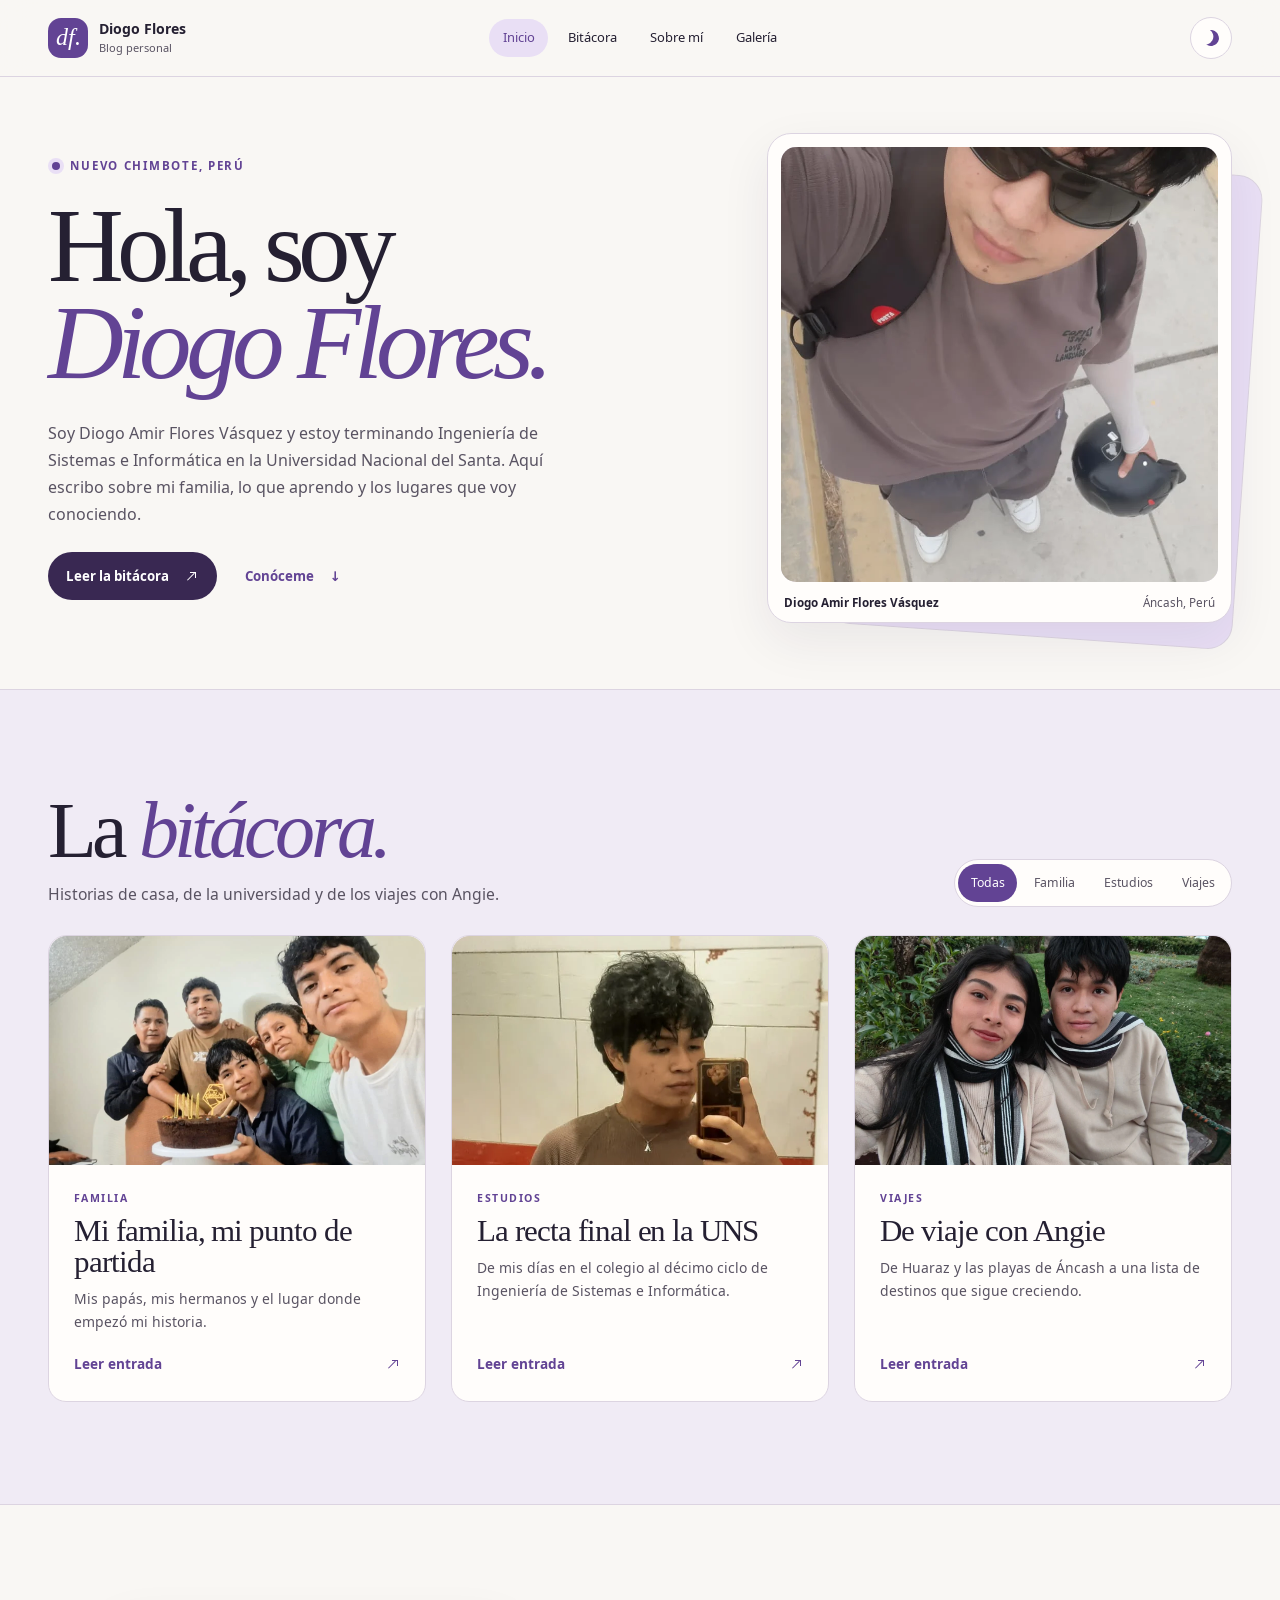
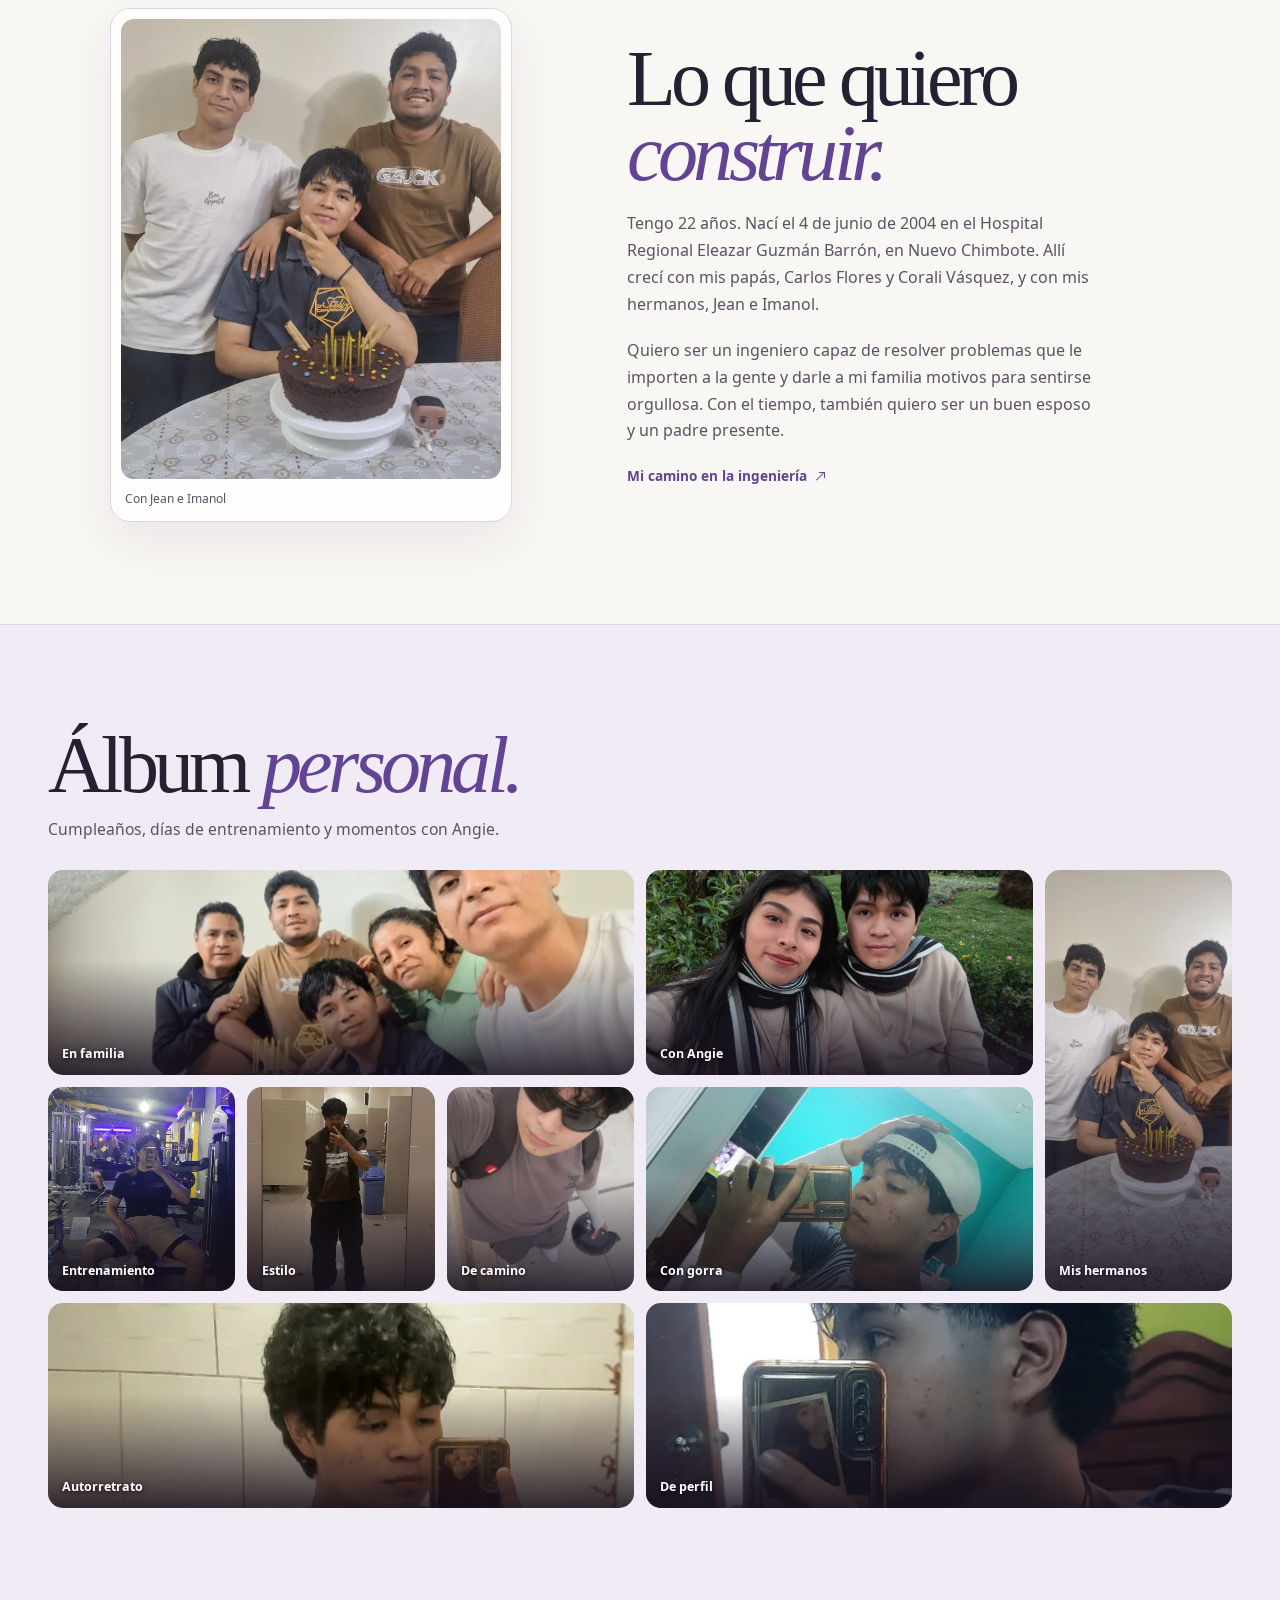
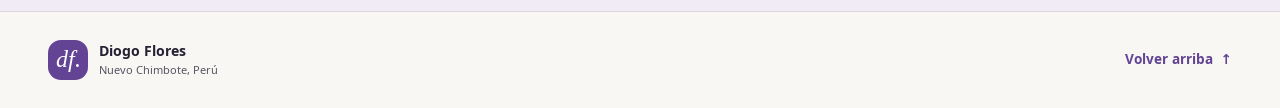
<file: public/index.html>
<!doctype html>
<html lang="es-PE">
<head>
  <meta charset="utf-8">
  <meta name="viewport" content="width=device-width, initial-scale=1">
  <meta name="description" content="La bitácora personal de Diogo Amir Flores Vásquez. Familia, Ingeniería de Sistemas y viajes desde Nuevo Chimbote, Perú.">
  <meta name="theme-color" content="#f9f7f4">
  <link rel="icon" href="./assets/icon.svg" type="image/svg+xml">
  <link rel="stylesheet" href="./assets/styles.css">
  <script src="./assets/theme.js"></script>
  <script src="./assets/site.js" defer></script>
  <title>Diogo Flores | Blog personal</title>
</head>
<body>
  <a class="skip-link" href="#contenido">Saltar al contenido</a>
  <div id="inicio" class="page-top"></div>
  <header class="site-header">
    <div class="wrap topbar">
      <a class="brand" href="#inicio" aria-label="Diogo Flores, inicio"><span class="brand-mark" aria-hidden="true">df.</span><span>Diogo Flores<small>Blog personal</small></span></a>
      <nav class="site-nav" id="navegacion" aria-label="Navegación principal">
        <a href="#inicio" aria-current="location">Inicio</a><a href="#bitacora">Bitácora</a><a href="#sobre-mi">Sobre mí</a><a href="#galeria">Galería</a>
      </nav>
      <div class="header-actions">
        <button class="icon-button theme-button" type="button" aria-label="Activar tema oscuro" aria-pressed="false" hidden><span class="theme-icon" aria-hidden="true"></span></button>
        <button class="icon-button menu-button" type="button" aria-label="Abrir menú" aria-controls="navegacion" aria-expanded="false" hidden><span class="menu-icon" aria-hidden="true"></span></button>
      </div>
    </div>
    <span class="progress" aria-hidden="true"></span>
  </header>
  <main id="contenido">
    <section class="wrap hero" aria-labelledby="hero-title">
      <div class="hero-copy">
        <p class="location"><span class="location-dot" aria-hidden="true"></span> NUEVO CHIMBOTE, PERÚ</p>
        <h1 id="hero-title">Hola, soy<br><em>Diogo Flores.</em></h1>
        <p class="hero-intro">Soy Diogo Amir Flores Vásquez y estoy terminando Ingeniería de Sistemas e Informática en la Universidad Nacional del Santa. Aquí escribo sobre mi familia, lo que aprendo y los lugares que voy conociendo.</p>
        <div class="hero-actions">
          <a class="button button-primary" href="#bitacora">Leer la bitácora <span class="arrow-diagonal" aria-hidden="true"></span></a>
          <a class="button button-text" href="#sobre-mi">Conóceme <span aria-hidden="true">↓</span></a>
        </div>
      </div>
      <figure class="hero-figure">
        <img class="hero-image" src="./assets/diogo.webp" alt="Diogo con lentes de sol, mochila y casco en la mano" width="860" height="1078" fetchpriority="high">
        <figcaption><span>Diogo Amir Flores Vásquez</span><span>Áncash, Perú</span></figcaption>
      </figure>
    </section>

    <section class="stories section-pad" id="bitacora" aria-labelledby="stories-title">
      <div class="wrap">
        <div class="section-header reveal">
          <div><h2 id="stories-title">La <em>bitácora.</em></h2><p>Historias de casa, de la universidad y de los viajes con Angie.</p></div>
          <div class="filters" role="group" aria-label="Filtrar entradas" hidden>
            <button type="button" data-filter="todas" aria-pressed="true">Todas</button>
            <button type="button" data-filter="familia" aria-pressed="false">Familia</button>
            <button type="button" data-filter="estudios" aria-pressed="false">Estudios</button>
            <button type="button" data-filter="viajes" aria-pressed="false">Viajes</button>
          </div>
        </div>
        <p class="sr-only" id="filter-result" aria-live="polite"></p>
        <div class="story-grid">
          <article class="story-card reveal" data-category="familia">
            <a href="./bitacora/mi-familia.html" aria-labelledby="story-family">
              <div class="story-photo photo-family"><img src="./assets/familia.webp" alt="Una celebración de cumpleaños con mi familia" width="1280" height="720" loading="lazy"></div>
              <div class="story-copy"><p class="story-topic">Familia</p><h3 id="story-family">Mi familia, mi punto de partida</h3><p>Mis papás, mis hermanos y el lugar donde empezó mi historia.</p><span class="story-open">Leer entrada <span class="arrow-diagonal" aria-hidden="true"></span></span></div>
            </a>
          </article>
          <article class="story-card reveal" data-category="estudios">
            <a href="./bitacora/en-la-uns.html" aria-labelledby="story-uns">
              <div class="story-photo photo-uns"><img src="./assets/retrato.webp" alt="Un autorretrato de Diogo" width="720" height="1280" loading="lazy"></div>
              <div class="story-copy"><p class="story-topic">Estudios</p><h3 id="story-uns">La recta final en la UNS</h3><p>De mis días en el colegio al décimo ciclo de Ingeniería de Sistemas e Informática.</p><span class="story-open">Leer entrada <span class="arrow-diagonal" aria-hidden="true"></span></span></div>
            </a>
          </article>
          <article class="story-card reveal" data-category="viajes">
            <a href="./bitacora/viajes-con-angie.html" aria-labelledby="story-travel">
              <div class="story-photo photo-travel"><img src="./assets/angie.webp" alt="Angie y Diogo juntos en un parque" width="1280" height="960" loading="lazy"></div>
              <div class="story-copy"><p class="story-topic">Viajes</p><h3 id="story-travel">De viaje con Angie</h3><p>De Huaraz y las playas de Áncash a una lista de destinos que sigue creciendo.</p><span class="story-open">Leer entrada <span class="arrow-diagonal" aria-hidden="true"></span></span></div>
            </a>
          </article>
        </div>
      </div>
    </section>

    <section class="wrap about section-pad" id="sobre-mi" aria-labelledby="about-title">
      <figure class="about-photo reveal">
        <img src="./assets/hermanos.webp" alt="Diogo con sus hermanos, Jean e Imanol, en una celebración familiar" width="720" height="1280" loading="lazy">
        <figcaption>Con Jean e Imanol</figcaption>
      </figure>
      <div class="about-copy reveal">
        <h2 id="about-title">Lo que quiero<br><em>construir.</em></h2>
        <p>Tengo 22 años. Nací el 4 de junio de 2004 en el Hospital Regional Eleazar Guzmán Barrón, en Nuevo Chimbote. Allí crecí con mis papás, Carlos Flores y Corali Vásquez, y con mis hermanos, Jean e Imanol.</p>
        <p>Quiero ser un ingeniero capaz de resolver problemas que le importen a la gente y darle a mi familia motivos para sentirse orgullosa. Con el tiempo, también quiero ser un buen esposo y un padre presente.</p>
        <a class="inline-link" href="./bitacora/en-la-uns.html">Mi camino en la ingeniería <span class="arrow-diagonal" aria-hidden="true"></span></a>
      </div>
    </section>

    <section class="gallery section-pad" id="galeria" aria-labelledby="gallery-title">
      <div class="wrap">
        <div class="section-header reveal">
          <div><h2 id="gallery-title">Álbum <em>personal.</em></h2><p>Cumpleaños, días de entrenamiento y momentos con Angie.</p></div>
        </div>
        <div class="gallery-grid reveal">
          <a class="gallery-tile tile-family" href="./assets/familia.webp" data-caption="Una celebración en familia"><img src="./assets/familia.webp" alt="Una celebración en familia" width="1280" height="720" loading="lazy"><span>En familia</span></a>
          <a class="gallery-tile tile-angie" href="./assets/angie.webp" data-caption="Un día con Angie"><img src="./assets/angie.webp" alt="Un día con Angie" width="1280" height="960" loading="lazy"><span>Con Angie</span></a>
          <a class="gallery-tile tile-brothers" href="./assets/hermanos.webp" data-caption="Con mis hermanos, Jean e Imanol"><img src="./assets/hermanos.webp" alt="Con mis hermanos, Jean e Imanol" width="720" height="1280" loading="lazy"><span>Mis hermanos</span></a>
          <a class="gallery-tile tile-gym" href="./assets/entreno.webp" data-caption="Un día de entrenamiento"><img src="./assets/entreno.webp" alt="Un día de entrenamiento" width="720" height="1280" loading="lazy"><span>Entrenamiento</span></a>
          <a class="gallery-tile tile-style" href="./assets/estilo.webp" data-caption="Un autorretrato de cuerpo entero"><img src="./assets/estilo.webp" alt="Un autorretrato de cuerpo entero" width="720" height="1280" loading="lazy"><span>Estilo</span></a>
          <a class="gallery-tile tile-out" href="./assets/diogo.webp" data-caption="De camino, con el casco en la mano"><img src="./assets/diogo.webp" alt="De camino, con el casco en la mano" width="860" height="1078" loading="lazy"><span>De camino</span></a>
          <a class="gallery-tile tile-cap" href="./assets/gorra.webp" data-caption="Un retrato con gorra"><img src="./assets/gorra.webp" alt="Un retrato con gorra" width="1280" height="921" loading="lazy"><span>Con gorra</span></a>
          <a class="gallery-tile tile-portrait" href="./assets/retrato.webp" data-caption="Un autorretrato frente al espejo"><img src="./assets/retrato.webp" alt="Un autorretrato frente al espejo" width="720" height="1280" loading="lazy"><span>Autorretrato</span></a>
          <a class="gallery-tile tile-profile" href="./assets/perfil.webp" data-caption="Un autorretrato de perfil"><img src="./assets/perfil.webp" alt="Un autorretrato de perfil" width="719" height="1280" loading="lazy"><span>De perfil</span></a>
        </div>
      </div>
      <dialog class="lightbox" aria-label="Álbum de fotos">
        <div class="lightbox-panel">
          <button class="lightbox-close" type="button" aria-label="Cerrar foto" autofocus>×</button>
          <figure><img src="./assets/familia.webp" loading="lazy" alt=""><figcaption aria-live="polite"></figcaption></figure>
          <div class="lightbox-controls"><button type="button" data-photo-step="-1" aria-label="Foto anterior">←</button><span class="photo-count" aria-hidden="true"></span><button type="button" data-photo-step="1" aria-label="Foto siguiente">→</button></div>
        </div>
      </dialog>
    </section>
  </main>
  <footer class="site-footer">
    <div class="wrap footer-inner">
      <a class="brand" href="#inicio" aria-label="Diogo Flores, inicio"><span class="brand-mark" aria-hidden="true">df.</span><span>Diogo Flores<small>Nuevo Chimbote, Perú</small></span></a>
      <a class="inline-link" href="#inicio">Volver arriba <span aria-hidden="true">↑</span></a>
    </div>
  </footer>
</body>
</html>
</file>
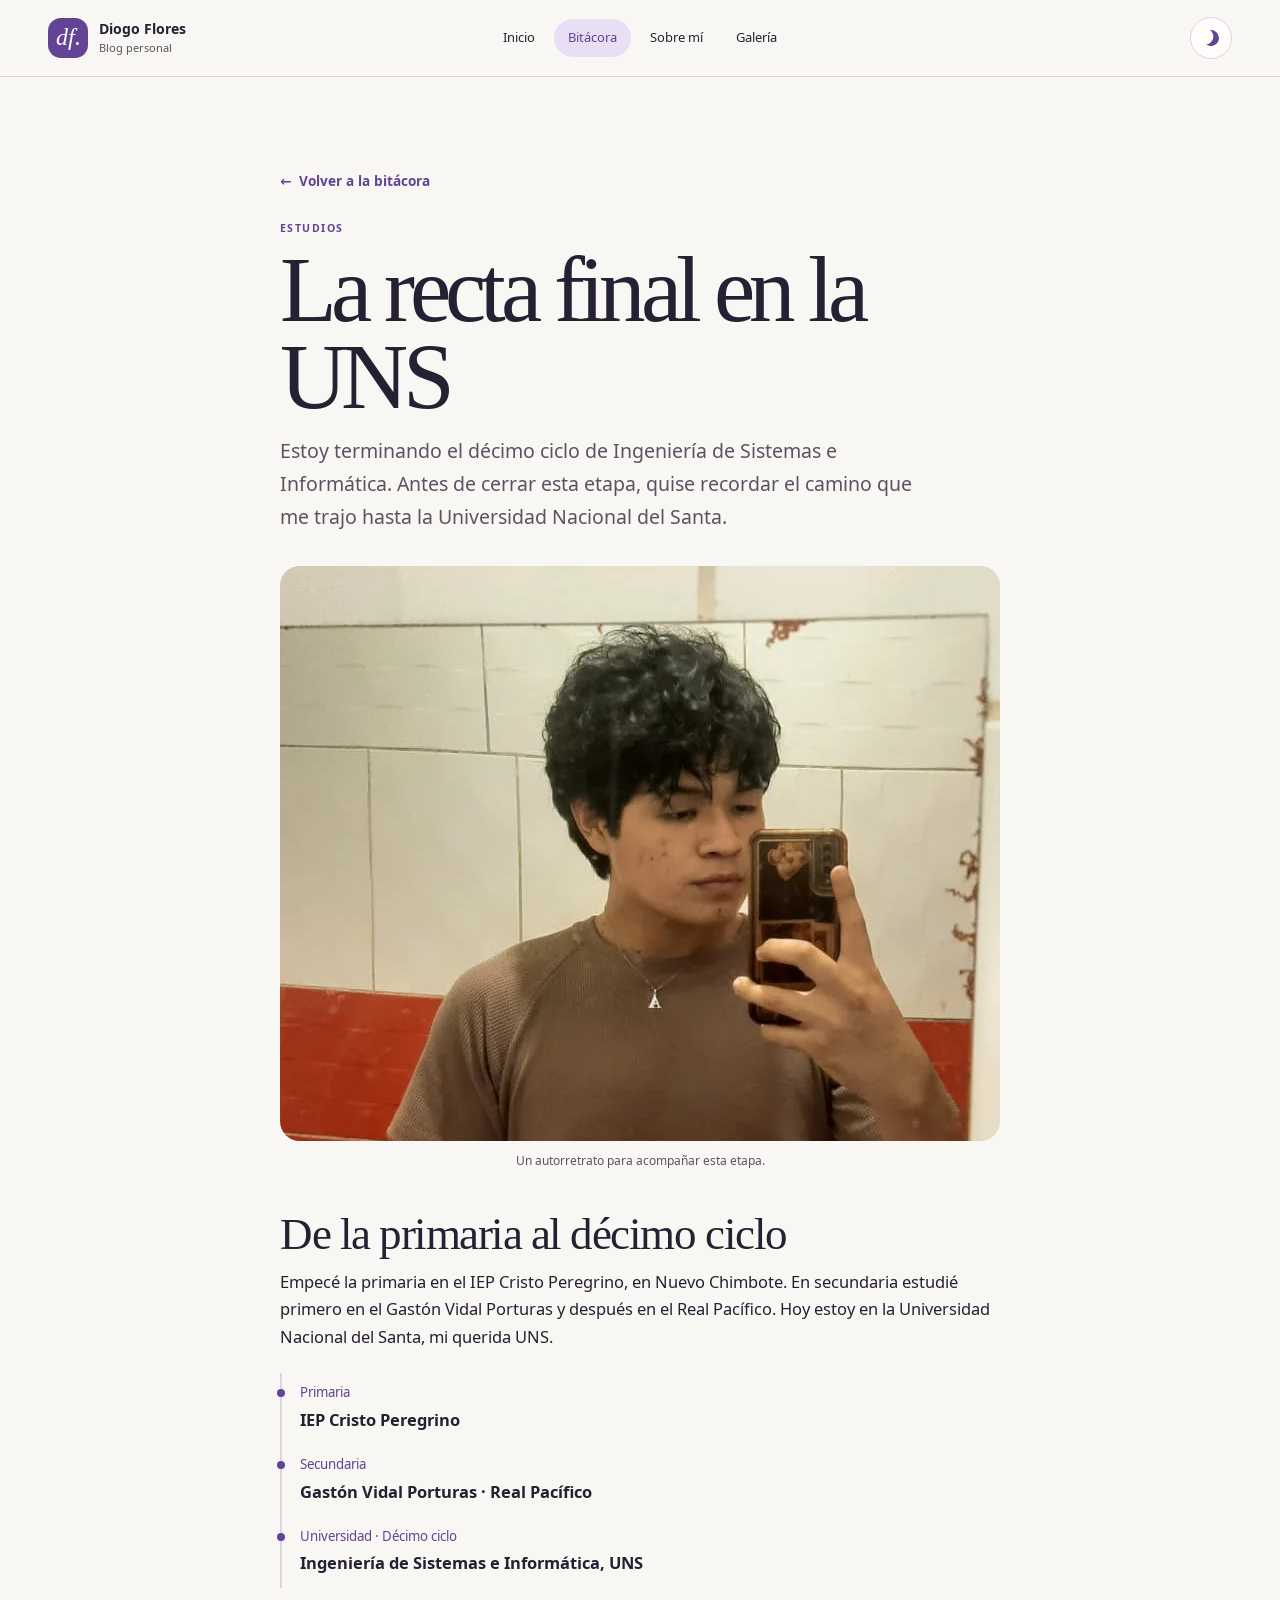
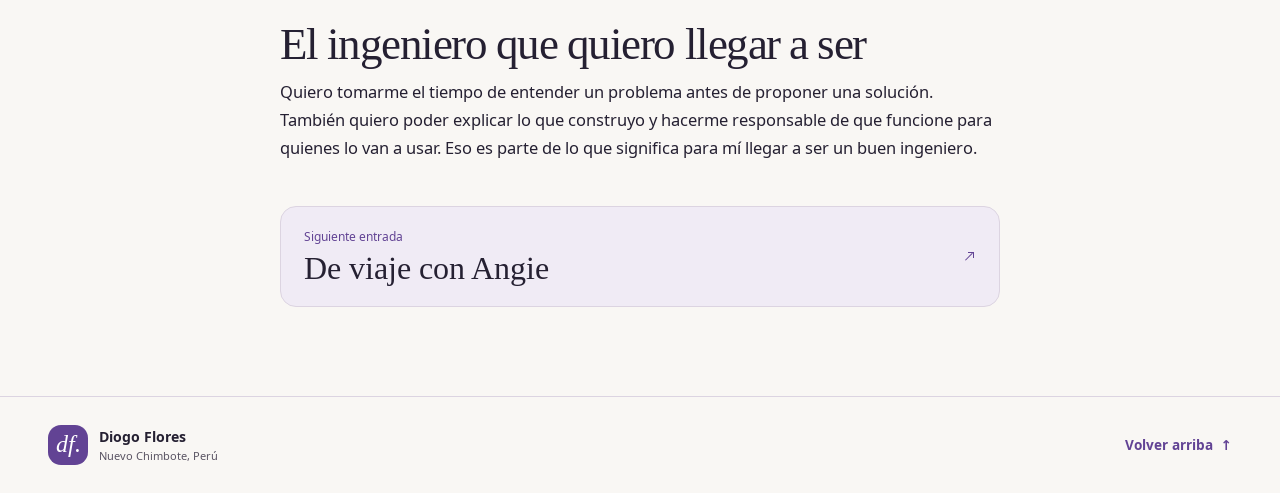
<file: public/bitacora/en-la-uns.html>
<!doctype html>
<html lang="es-PE">
<head>
  <meta charset="utf-8">
  <meta name="viewport" content="width=device-width, initial-scale=1">
  <meta name="description" content="Estoy terminando el décimo ciclo de Ingeniería de Sistemas e Informática. Antes de cerrar esta etapa, quise recordar el camino que me trajo hasta la Universidad Nacional del Santa.">
  <meta name="theme-color" content="#f9f7f4">
  <link rel="icon" href="../assets/icon.svg" type="image/svg+xml">
  <link rel="stylesheet" href="../assets/styles.css">
  <script src="../assets/theme.js"></script>
  <script src="../assets/site.js" defer></script>
  <title>La recta final en la UNS | Diogo Flores</title>
</head>
<body class="article-page article-retrato">
  <a class="skip-link" href="#contenido">Saltar al contenido</a>
  <div id="inicio" class="page-top"></div>
  <header class="site-header">
    <div class="wrap topbar">
      <a class="brand" href="../index.html#inicio" aria-label="Diogo Flores, inicio"><span class="brand-mark" aria-hidden="true">df.</span><span>Diogo Flores<small>Blog personal</small></span></a>
      <nav class="site-nav" id="navegacion" aria-label="Navegación principal">
        <a href="../index.html#inicio">Inicio</a><a href="../index.html#bitacora" aria-current="true">Bitácora</a><a href="../index.html#sobre-mi">Sobre mí</a><a href="../index.html#galeria">Galería</a>
      </nav>
      <div class="header-actions">
        <button class="icon-button theme-button" type="button" aria-label="Activar tema oscuro" aria-pressed="false" hidden><span class="theme-icon" aria-hidden="true"></span></button>
        <button class="icon-button menu-button" type="button" aria-label="Abrir menú" aria-controls="navegacion" aria-expanded="false" hidden><span class="menu-icon" aria-hidden="true"></span></button>
      </div>
    </div>
    <span class="progress" aria-hidden="true"></span>
  </header>
  <main id="contenido">
    <article class="wrap post">
      <header class="post-heading">
        <a class="inline-link" href="../index.html#bitacora"><span aria-hidden="true">←</span> Volver a la bitácora</a>
        <p class="story-topic">Estudios</p>
        <h1>La recta final en la UNS</h1>
        <p class="post-lead">Estoy terminando el décimo ciclo de Ingeniería de Sistemas e Informática. Antes de cerrar esta etapa, quise recordar el camino que me trajo hasta la Universidad Nacional del Santa.</p>
      </header>
      <figure class="post-photo">
        <img src="../assets/retrato.webp" alt="Autorretrato de Diogo frente al espejo" width="720" height="1280" fetchpriority="high">
        <figcaption>Un autorretrato para acompañar esta etapa.</figcaption>
      </figure>
      <div class="post-body">
        <h2>De la primaria al décimo ciclo</h2>
        <p>Empecé la primaria en el IEP Cristo Peregrino, en Nuevo Chimbote. En secundaria estudié primero en el Gastón Vidal Porturas y después en el Real Pacífico. Hoy estoy en la Universidad Nacional del Santa, mi querida UNS.</p>
        <ol class="timeline">
          <li><span>Primaria</span><strong>IEP Cristo Peregrino</strong></li>
          <li><span>Secundaria</span><strong>Gastón Vidal Porturas · Real Pacífico</strong></li>
          <li><span>Universidad · Décimo ciclo</span><strong>Ingeniería de Sistemas e Informática, UNS</strong></li>
        </ol>
        <h2>El ingeniero que quiero llegar a ser</h2>
        <p>Quiero tomarme el tiempo de entender un problema antes de proponer una solución. También quiero poder explicar lo que construyo y hacerme responsable de que funcione para quienes lo van a usar. Eso es parte de lo que significa para mí llegar a ser un buen ingeniero.</p>
      </div>
      <nav class="next-post" aria-label="Seguir leyendo">
        <a href="./viajes-con-angie.html"><span>Siguiente entrada</span><strong>De viaje con Angie</strong><span class="next-arrow arrow-diagonal" aria-hidden="true"></span></a>
      </nav>
    </article>
  </main>
  <footer class="site-footer">
    <div class="wrap footer-inner">
      <a class="brand" href="../index.html#inicio" aria-label="Diogo Flores, inicio"><span class="brand-mark" aria-hidden="true">df.</span><span>Diogo Flores<small>Nuevo Chimbote, Perú</small></span></a>
      <a class="inline-link" href="#inicio">Volver arriba <span aria-hidden="true">↑</span></a>
    </div>
  </footer>
</body>
</html>
</file>
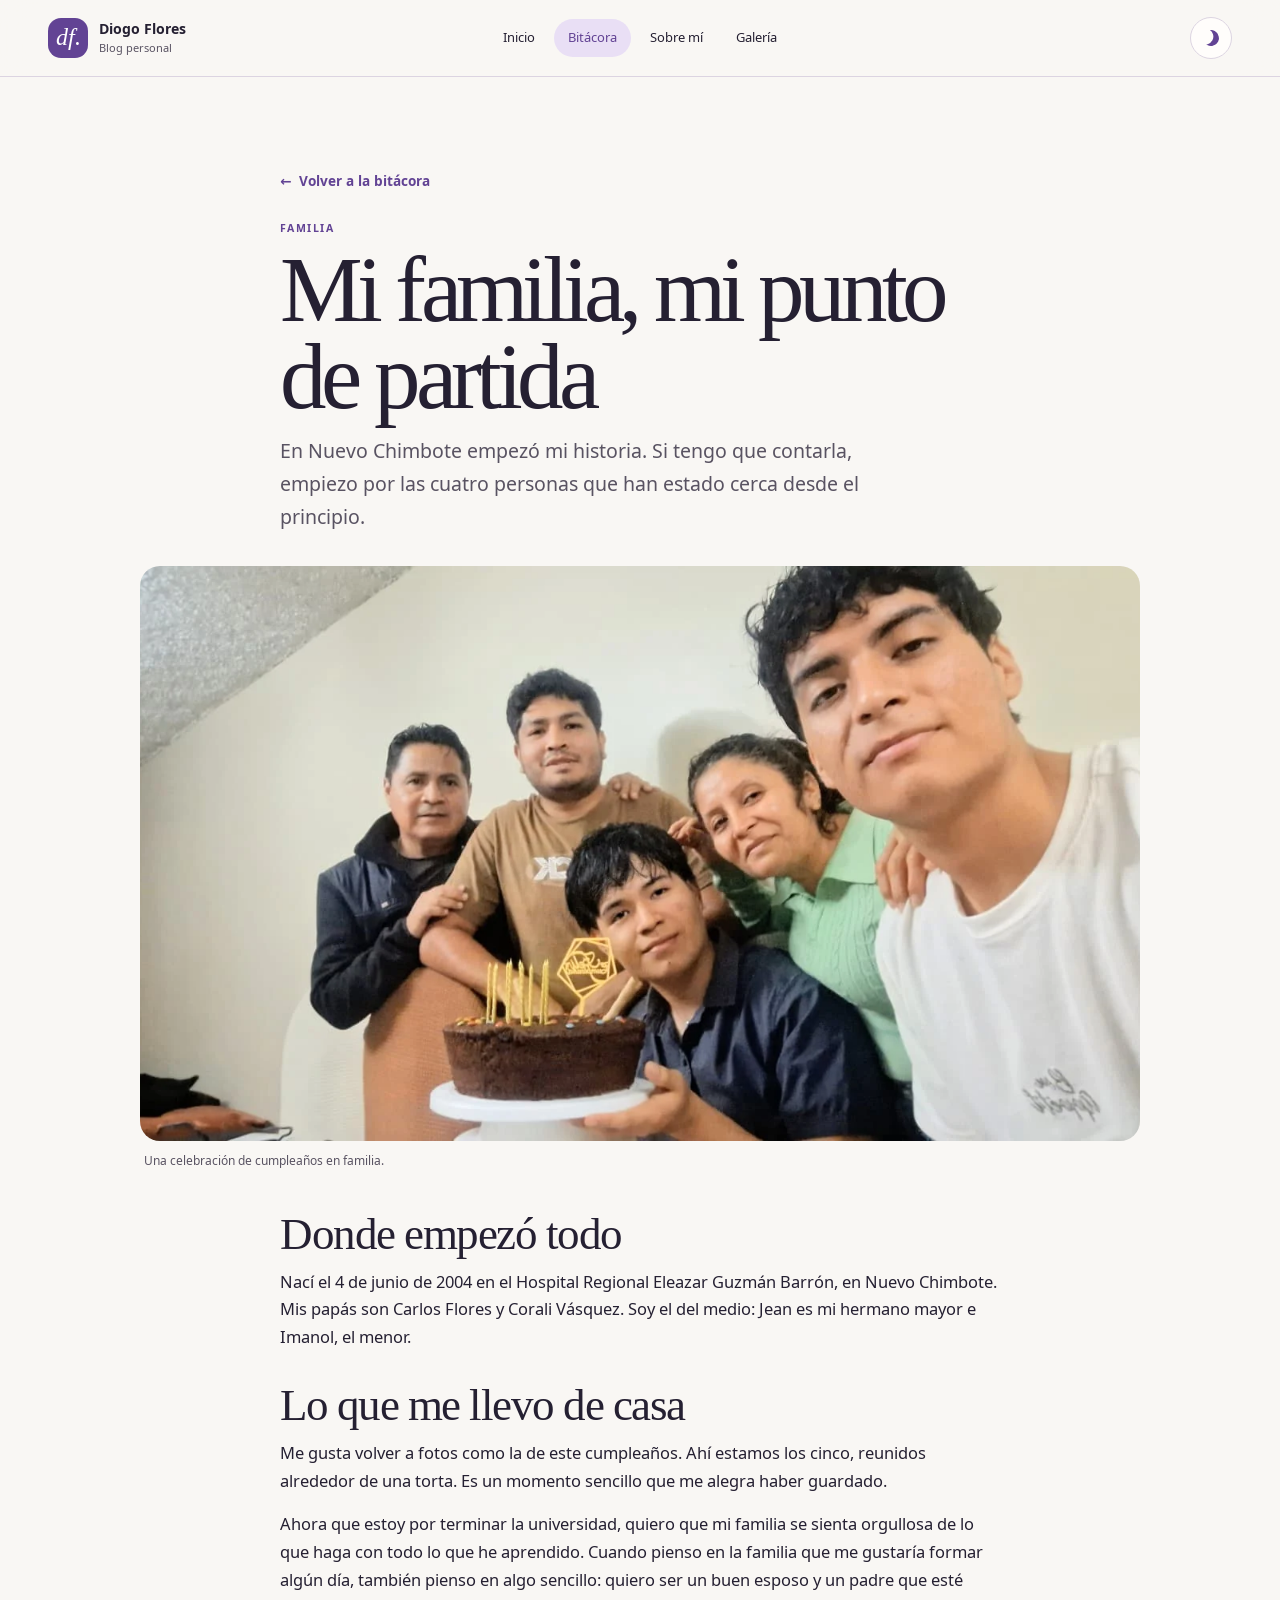
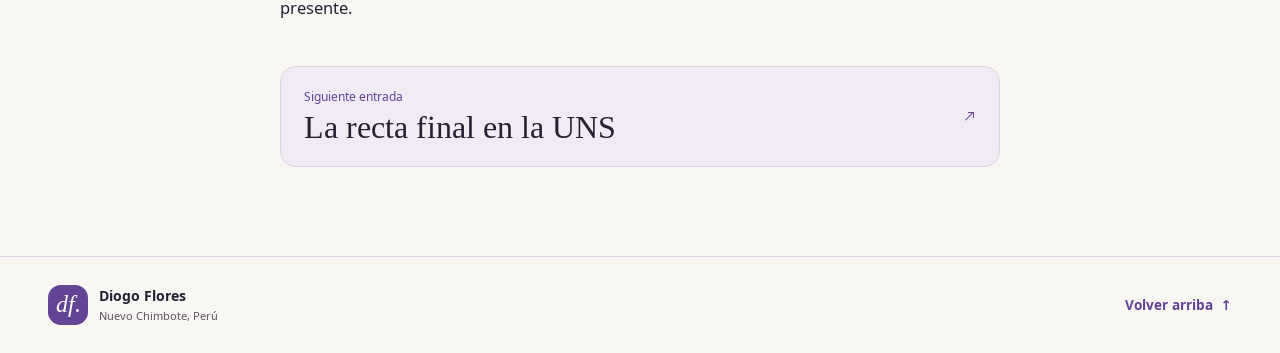
<file: public/bitacora/mi-familia.html>
<!doctype html>
<html lang="es-PE">
<head>
  <meta charset="utf-8">
  <meta name="viewport" content="width=device-width, initial-scale=1">
  <meta name="description" content="En Nuevo Chimbote empezó mi historia. Si tengo que contarla, empiezo por las cuatro personas que han estado cerca desde el principio.">
  <meta name="theme-color" content="#f9f7f4">
  <link rel="icon" href="../assets/icon.svg" type="image/svg+xml">
  <link rel="stylesheet" href="../assets/styles.css">
  <script src="../assets/theme.js"></script>
  <script src="../assets/site.js" defer></script>
  <title>Mi familia, mi punto de partida | Diogo Flores</title>
</head>
<body class="article-page article-familia">
  <a class="skip-link" href="#contenido">Saltar al contenido</a>
  <div id="inicio" class="page-top"></div>
  <header class="site-header">
    <div class="wrap topbar">
      <a class="brand" href="../index.html#inicio" aria-label="Diogo Flores, inicio"><span class="brand-mark" aria-hidden="true">df.</span><span>Diogo Flores<small>Blog personal</small></span></a>
      <nav class="site-nav" id="navegacion" aria-label="Navegación principal">
        <a href="../index.html#inicio">Inicio</a><a href="../index.html#bitacora" aria-current="true">Bitácora</a><a href="../index.html#sobre-mi">Sobre mí</a><a href="../index.html#galeria">Galería</a>
      </nav>
      <div class="header-actions">
        <button class="icon-button theme-button" type="button" aria-label="Activar tema oscuro" aria-pressed="false" hidden><span class="theme-icon" aria-hidden="true"></span></button>
        <button class="icon-button menu-button" type="button" aria-label="Abrir menú" aria-controls="navegacion" aria-expanded="false" hidden><span class="menu-icon" aria-hidden="true"></span></button>
      </div>
    </div>
    <span class="progress" aria-hidden="true"></span>
  </header>
  <main id="contenido">
    <article class="wrap post">
      <header class="post-heading">
        <a class="inline-link" href="../index.html#bitacora"><span aria-hidden="true">←</span> Volver a la bitácora</a>
        <p class="story-topic">Familia</p>
        <h1>Mi familia, mi punto de partida</h1>
        <p class="post-lead">En Nuevo Chimbote empezó mi historia. Si tengo que contarla, empiezo por las cuatro personas que han estado cerca desde el principio.</p>
      </header>
      <figure class="post-photo">
        <img src="../assets/familia.webp" alt="Diogo junto a sus papás y sus hermanos en un cumpleaños" width="1280" height="720" fetchpriority="high">
        <figcaption>Una celebración de cumpleaños en familia.</figcaption>
      </figure>
      <div class="post-body">
        <h2>Donde empezó todo</h2>
        <p>Nací el 4 de junio de 2004 en el Hospital Regional Eleazar Guzmán Barrón, en Nuevo Chimbote. Mis papás son Carlos Flores y Corali Vásquez. Soy el del medio: Jean es mi hermano mayor e Imanol, el menor.</p>
        <h2>Lo que me llevo de casa</h2>
        <p>Me gusta volver a fotos como la de este cumpleaños. Ahí estamos los cinco, reunidos alrededor de una torta. Es un momento sencillo que me alegra haber guardado.</p>
        <p>Ahora que estoy por terminar la universidad, quiero que mi familia se sienta orgullosa de lo que haga con todo lo que he aprendido. Cuando pienso en la familia que me gustaría formar algún día, también pienso en algo sencillo: quiero ser un buen esposo y un padre que esté presente.</p>
      </div>
      <nav class="next-post" aria-label="Seguir leyendo">
        <a href="./en-la-uns.html"><span>Siguiente entrada</span><strong>La recta final en la UNS</strong><span class="next-arrow arrow-diagonal" aria-hidden="true"></span></a>
      </nav>
    </article>
  </main>
  <footer class="site-footer">
    <div class="wrap footer-inner">
      <a class="brand" href="../index.html#inicio" aria-label="Diogo Flores, inicio"><span class="brand-mark" aria-hidden="true">df.</span><span>Diogo Flores<small>Nuevo Chimbote, Perú</small></span></a>
      <a class="inline-link" href="#inicio">Volver arriba <span aria-hidden="true">↑</span></a>
    </div>
  </footer>
</body>
</html>
</file>
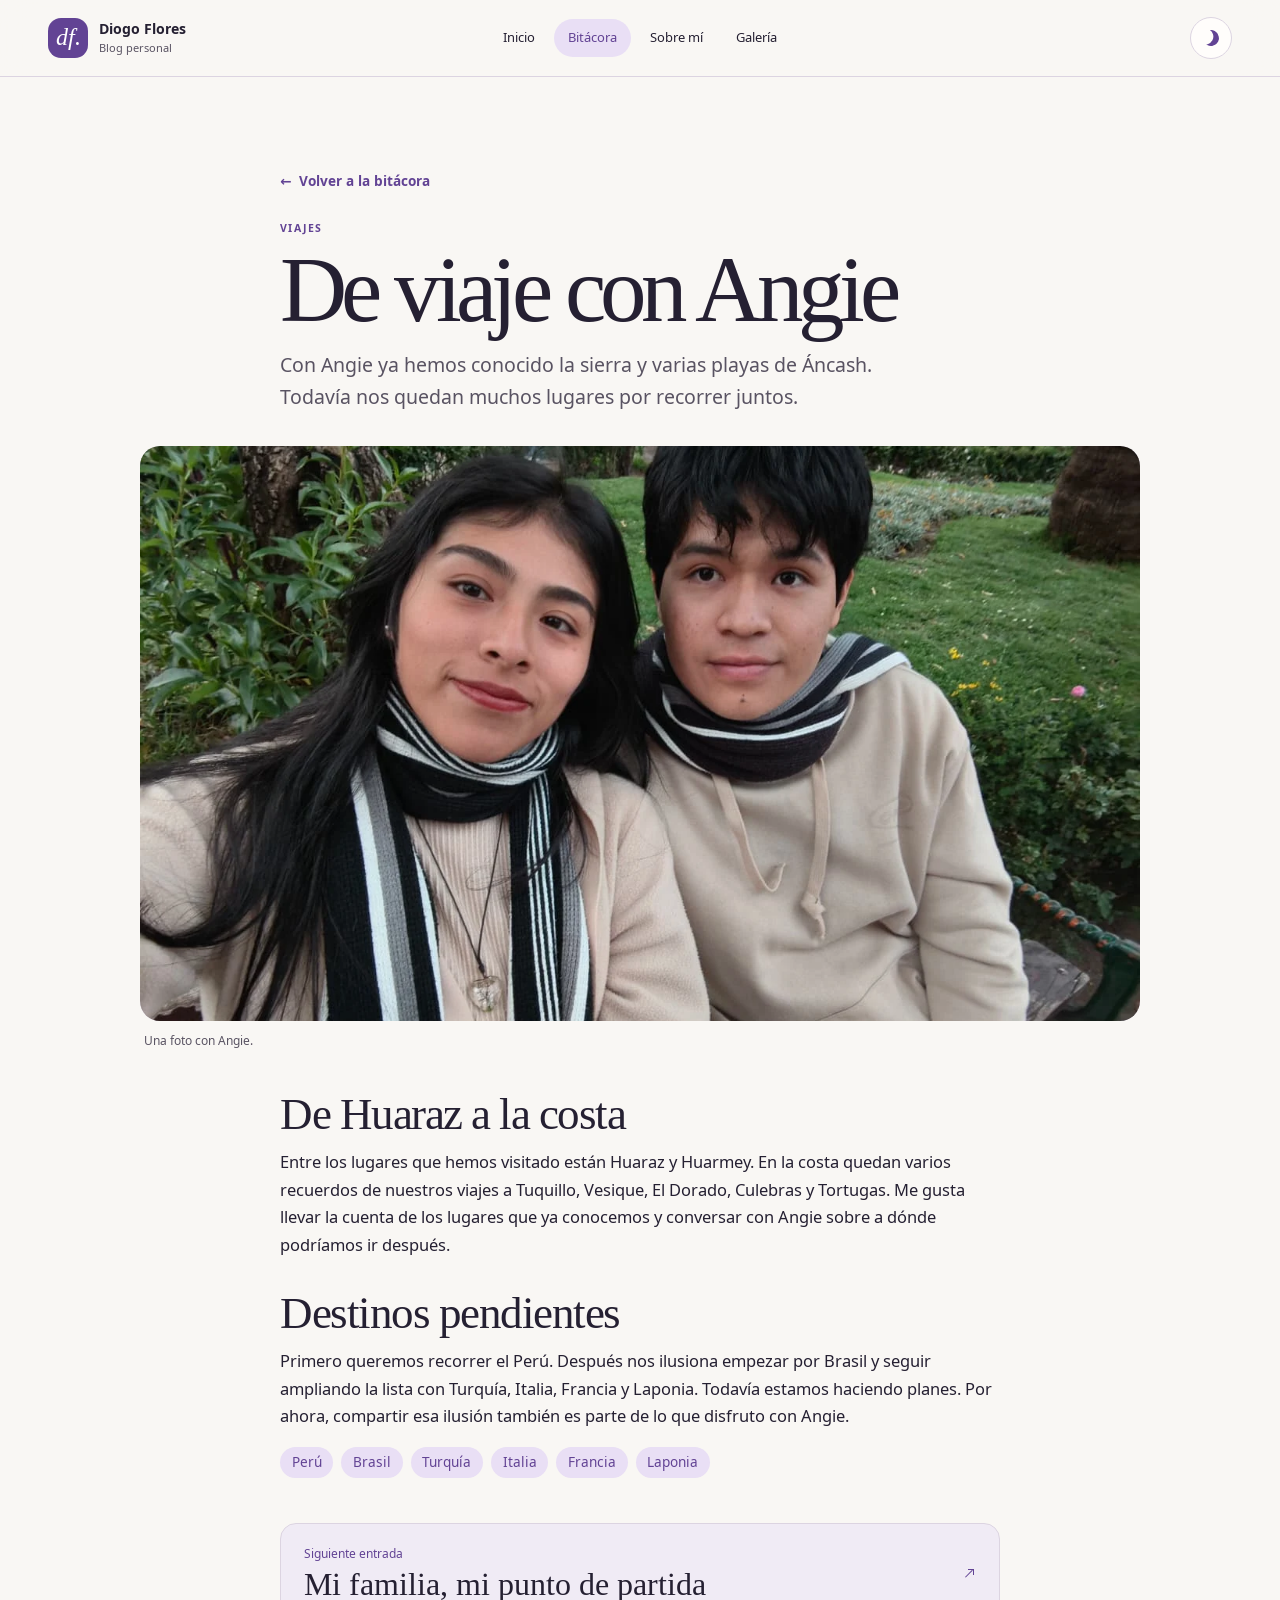
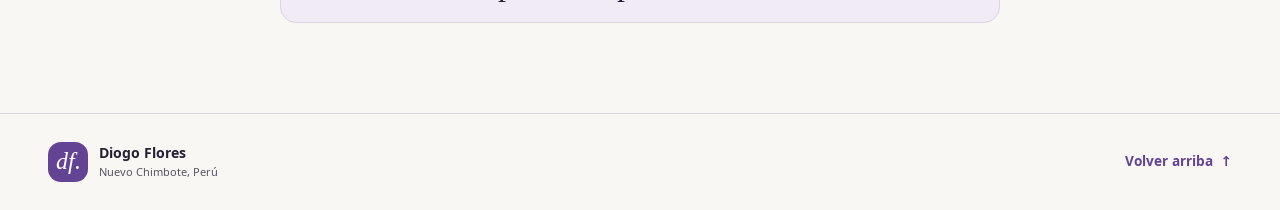
<file: public/bitacora/viajes-con-angie.html>
<!doctype html>
<html lang="es-PE">
<head>
  <meta charset="utf-8">
  <meta name="viewport" content="width=device-width, initial-scale=1">
  <meta name="description" content="Con Angie ya hemos conocido la sierra y varias playas de Áncash. Todavía nos quedan muchos lugares por recorrer juntos.">
  <meta name="theme-color" content="#f9f7f4">
  <link rel="icon" href="../assets/icon.svg" type="image/svg+xml">
  <link rel="stylesheet" href="../assets/styles.css">
  <script src="../assets/theme.js"></script>
  <script src="../assets/site.js" defer></script>
  <title>De viaje con Angie | Diogo Flores</title>
</head>
<body class="article-page article-angie">
  <a class="skip-link" href="#contenido">Saltar al contenido</a>
  <div id="inicio" class="page-top"></div>
  <header class="site-header">
    <div class="wrap topbar">
      <a class="brand" href="../index.html#inicio" aria-label="Diogo Flores, inicio"><span class="brand-mark" aria-hidden="true">df.</span><span>Diogo Flores<small>Blog personal</small></span></a>
      <nav class="site-nav" id="navegacion" aria-label="Navegación principal">
        <a href="../index.html#inicio">Inicio</a><a href="../index.html#bitacora" aria-current="true">Bitácora</a><a href="../index.html#sobre-mi">Sobre mí</a><a href="../index.html#galeria">Galería</a>
      </nav>
      <div class="header-actions">
        <button class="icon-button theme-button" type="button" aria-label="Activar tema oscuro" aria-pressed="false" hidden><span class="theme-icon" aria-hidden="true"></span></button>
        <button class="icon-button menu-button" type="button" aria-label="Abrir menú" aria-controls="navegacion" aria-expanded="false" hidden><span class="menu-icon" aria-hidden="true"></span></button>
      </div>
    </div>
    <span class="progress" aria-hidden="true"></span>
  </header>
  <main id="contenido">
    <article class="wrap post">
      <header class="post-heading">
        <a class="inline-link" href="../index.html#bitacora"><span aria-hidden="true">←</span> Volver a la bitácora</a>
        <p class="story-topic">Viajes</p>
        <h1>De viaje con Angie</h1>
        <p class="post-lead">Con Angie ya hemos conocido la sierra y varias playas de Áncash. Todavía nos quedan muchos lugares por recorrer juntos.</p>
      </header>
      <figure class="post-photo">
        <img src="../assets/angie.webp" alt="Angie y Diogo juntos en un parque" width="1280" height="960" fetchpriority="high">
        <figcaption>Una foto con Angie.</figcaption>
      </figure>
      <div class="post-body">
        <h2>De Huaraz a la costa</h2>
        <p>Entre los lugares que hemos visitado están Huaraz y Huarmey. En la costa quedan varios recuerdos de nuestros viajes a Tuquillo, Vesique, El Dorado, Culebras y Tortugas. Me gusta llevar la cuenta de los lugares que ya conocemos y conversar con Angie sobre a dónde podríamos ir después.</p>
        <h2>Destinos pendientes</h2>
        <p>Primero queremos recorrer el Perú. Después nos ilusiona empezar por Brasil y seguir ampliando la lista con Turquía, Italia, Francia y Laponia. Todavía estamos haciendo planes. Por ahora, compartir esa ilusión también es parte de lo que disfruto con Angie.</p>
        <ul class="destinations" aria-label="Próximos destinos">
          <li>Perú</li><li>Brasil</li><li>Turquía</li><li>Italia</li><li>Francia</li><li>Laponia</li>
        </ul>
      </div>
      <nav class="next-post" aria-label="Seguir leyendo">
        <a href="./mi-familia.html"><span>Siguiente entrada</span><strong>Mi familia, mi punto de partida</strong><span class="next-arrow arrow-diagonal" aria-hidden="true"></span></a>
      </nav>
    </article>
  </main>
  <footer class="site-footer">
    <div class="wrap footer-inner">
      <a class="brand" href="../index.html#inicio" aria-label="Diogo Flores, inicio"><span class="brand-mark" aria-hidden="true">df.</span><span>Diogo Flores<small>Nuevo Chimbote, Perú</small></span></a>
      <a class="inline-link" href="#inicio">Volver arriba <span aria-hidden="true">↑</span></a>
    </div>
  </footer>
</body>
</html>
</file>
<file: public/assets/styles.css>
@font-face {
  font-family: Blog Sans;
  src: url("./blog-sans.woff") format("woff");
  font-weight: 400;
  font-display: swap;
}
@font-face {
  font-family: Blog Sans;
  src: url("./blog-sans-bold.woff") format("woff");
  font-weight: 700;
  font-display: swap;
}
@font-face {
  font-family: Blog Serif;
  src: url("./blog-serif.woff") format("woff");
  font-weight: 400;
  font-display: swap;
}
@font-face {
  font-family: Blog Serif;
  src: url("./blog-serif-italic.woff") format("woff");
  font-style: italic;
  font-weight: 400;
  font-display: swap;
}

:root {
  color-scheme: light;
  --paper: #f9f7f4;
  --surface: #fffdfb;
  --band: #f0ebf5;
  --ink: #252032;
  --muted: #595362;
  --accent: #624394;
  --soft: #e9dff5;
  --line: #dcd4e1;
  --on-accent: #fff;
  --action: #392852;
  --shadow: 0 18px 50px #2d194513;
  --display: Blog Serif, Georgia, serif;
  --body: Blog Sans, system-ui, sans-serif;
  --ease: cubic-bezier(.2,.75,.2,1);
  --header-height: 76px;
}
@media (prefers-color-scheme: dark) {
  :root:not([data-theme]) {
    color-scheme: dark;
    --paper: #18151f;
    --surface: #211d29;
    --band: #241d30;
    --ink: #faf4ff;
    --muted: #cdc3d4;
    --accent: #d0b4fb;
    --soft: #34264a;
    --line: #473a53;
    --on-accent: #251935;
    --action: #e0cafa;
    --shadow: 0 18px 50px #0c07184d;
  }
}
:root[data-theme="dark"] {
  color-scheme: dark;
  --paper: #18151f;
  --surface: #211d29;
  --band: #241d30;
  --ink: #faf4ff;
  --muted: #cdc3d4;
  --accent: #d0b4fb;
  --soft: #34264a;
  --line: #473a53;
  --on-accent: #251935;
  --action: #e0cafa;
  --shadow: 0 18px 50px #0c07184d;
}
*, *::before, *::after { box-sizing: border-box; }
html { scroll-behavior: smooth; scroll-padding-top: calc(var(--header-height) + 16px); }
body { margin: 0; min-width: 280px; background: var(--paper); color: var(--ink); font: 400 1rem/1.68 var(--body); }
body.modal-open { overflow: hidden; }
[hidden] { display: none !important; }
h1, h2, h3, p, figure { margin: 0; }
h1, h2, h3 { font-family: var(--display); font-weight: 400; }
em { color: var(--accent); }
a { color: inherit; text-decoration: none; }
button { font: inherit; color: inherit; cursor: pointer; }
img { display: block; max-width: 100%; }
:focus-visible { outline: 3px solid var(--accent); outline-offset: 5px; }
::selection { background: var(--soft); color: var(--ink); }
.sr-only, .skip-link:not(:focus) { position: absolute; width: 1px; height: 1px; overflow: hidden; clip-path: inset(50%); white-space: nowrap; }
.skip-link:focus { position: fixed; z-index: 20; left: 1rem; top: 1rem; padding: .7rem 1rem; background: var(--surface); border-radius: .6rem; }
.wrap { width: min(100% - 96px, 1184px); margin-inline: auto; }
.section-pad { padding-block: clamp(62px, 8vw, 104px); }

.site-header { position: sticky; z-index: 5; top: 0; border-bottom: 1px solid var(--line); background: var(--paper); }
@supports (background: color-mix(in srgb, white, transparent)) {
  .site-header { background: color-mix(in srgb, var(--paper) 92%, transparent); backdrop-filter: blur(16px); }
}
.topbar { min-height: var(--header-height); display: grid; grid-template-columns: 1fr auto 1fr; align-items: center; gap: 1.25rem; }
.brand { display: inline-flex; align-items: center; gap: .68rem; width: fit-content; font-size: .88rem; font-weight: 700; line-height: 1.3; }
.brand small { display: block; margin-top: .18rem; font-size: .69rem; font-weight: 400; color: var(--muted); }
.brand-mark { flex: none; display: grid; place-items: center; width: 40px; height: 40px; border-radius: 13px; color: var(--on-accent); background: var(--accent); font: italic 1.48rem/1 var(--display); }
.site-nav { display: flex; align-items: center; gap: 6px; font-size: .81rem; }
.site-nav a { padding: .48rem .85rem; border-radius: 100px; transition: background .24s, color .24s; }
.site-nav a:hover, .site-nav a[aria-current] { background: var(--soft); color: var(--accent); }
.header-actions { display: flex; justify-content: end; gap: 8px; }
.icon-button { display: grid; place-items: center; width: 42px; height: 42px; padding: 0; border: 1px solid var(--line); border-radius: 50%; background: var(--surface); color: var(--accent); transition: background .24s, transform .24s; }
.icon-button:hover { transform: translateY(-2px); background: var(--soft); }
.theme-icon { width: 16px; height: 16px; border-radius: 50%; box-shadow: inset -5px -3px 0 currentColor; transform: rotate(-17deg); }
.theme-button[aria-pressed="true"] .theme-icon { width: 13px; height: 13px; border: 2px solid currentColor; box-shadow: 0 -9px 0 -5px currentColor, 0 9px 0 -5px currentColor, -9px 0 0 -5px currentColor, 9px 0 0 -5px currentColor; transform: rotate(0); }
.menu-button { display: none; }
.menu-icon, .menu-icon::before { display: block; width: 16px; height: 1.5px; background: currentColor; }
.menu-icon { position: relative; transform: translateY(3px); }
.menu-icon::before { content: ""; position: absolute; transform: translateY(-6px); }
.progress { position: absolute; inset: auto 0 -1px; height: 2px; transform: scaleX(var(--progress, 0)); transform-origin: left; background: var(--accent); pointer-events: none; }

.hero { min-height: 575px; display: grid; grid-template-columns: 1.12fr .88fr; gap: clamp(40px, 8vw, 116px); align-items: center; padding-block: 56px 66px; }
.hero-copy { position: relative; z-index: 1; animation: appear .72s var(--ease) both; }
.location { display: flex; align-items: center; gap: .65rem; margin-bottom: 1.35rem; color: var(--accent); font-size: .72rem; font-weight: 700; letter-spacing: .15em; }
.location-dot { width: 8px; height: 8px; border-radius: 50%; background: currentColor; box-shadow: 0 0 0 4px var(--soft); margin-left: 4px; }
.hero h1 { font-size: clamp(64px, 8.2vw, 122px); line-height: .93; letter-spacing: -.065em; }
.hero h1 em { white-space: nowrap; }
.hero-intro { max-width: 505px; margin-top: 1.75rem; color: var(--muted); font-size: clamp(.95rem, 1.25vw, 1.075rem); }
.hero-actions { display: flex; align-items: center; flex-wrap: wrap; gap: .6rem; margin-top: 1.55rem; }
.button { min-height: 48px; display: inline-flex; align-items: center; justify-content: center; gap: 1rem; border-radius: 100px; padding: .65rem 1.15rem; font-size: .83rem; font-weight: 700; transition: background .24s, color .24s, transform .24s var(--ease); }
.button span, .inline-link span, .story-open span { display: inline-block; transition: transform .24s var(--ease); }
.button:hover span, .inline-link:hover span, .story-card a:hover .story-open span { transform: translate(2px, -2px); }
.arrow-diagonal { position: relative; display: inline-block; flex: none; width: .8rem; height: .8rem; }
.arrow-diagonal::before { content: ""; position: absolute; width: .65rem; height: 1.4px; left: .04rem; top: .4rem; background: currentColor; transform: rotate(-45deg); }
.arrow-diagonal::after { content: ""; position: absolute; width: .38rem; height: .38rem; top: .14rem; right: .12rem; border-top: 1.4px solid currentColor; border-right: 1.4px solid currentColor; }
.button-primary { background: var(--action); color: var(--on-accent); }
.button-primary:hover { background: var(--accent); transform: translateY(-2px); }
.button-text { color: var(--accent); }
.button-text:hover { background: var(--soft); }
.hero-figure { position: relative; isolation: isolate; display: grid; gap: .8rem; width: min(100%, 465px); justify-self: end; padding: 13px 13px 12px; border: 1px solid transparent; border-radius: 24px; animation: appear .88s .12s var(--ease) both; }
.hero-figure::before { content: ""; position: absolute; z-index: -2; pointer-events: none; inset: 28px -17px -15px 73px; border: 1px solid var(--line); border-radius: 25px; background: var(--soft); transform: rotate(4deg); transition: transform .55s var(--ease); }
.hero-figure::after { content: ""; position: absolute; z-index: -1; inset: -1px; pointer-events: none; border: 1px solid var(--line); border-radius: inherit; background: var(--surface); box-shadow: var(--shadow); }
.hero-figure:hover::before { transform: rotate(6deg) translate(3px, -2px); }
.hero-image { width: 100%; height: clamp(355px, 34vw, 490px); object-fit: cover; object-position: center 40%; border-radius: 15px; background: var(--soft); }
.hero-figure figcaption { color: var(--muted); display: flex; padding-inline: 3px; justify-content: space-between; gap: .5rem; font-size: .73rem; line-height: 1.3; }
.hero-figure figcaption span:first-child { color: var(--ink); font-weight: 700; }
@keyframes appear { from { opacity: 0; transform: translateY(16px); } to { opacity: 1; transform: translateY(0); } }

.stories { background: var(--band); border-block: 1px solid var(--line); }
.section-header { display: flex; justify-content: space-between; align-items: end; gap: 1rem; margin-bottom: 28px; }
.section-header h2, .about h2 { font-size: clamp(3.2rem, 6.25vw, 5.65rem); line-height: .94; letter-spacing: -.059em; }
.section-header p { color: var(--muted); margin-block: .8rem 0; font-size: .98rem; }
.filters { display: flex; flex-wrap: wrap; gap: .25rem; width: fit-content; padding: .24rem; background: var(--surface); border: 1px solid var(--line); border-radius: 100px; }
.filters button { min-height: 38px; padding: .28rem .78rem; color: var(--muted); background: transparent; border: 0; border-radius: 100px; font-size: .77rem; transition: background .22s, color .22s; }
.filters button:hover { background: var(--soft); color: var(--accent); }
.filters button[aria-pressed="true"] { background: var(--accent); color: var(--on-accent); }
.story-grid { display: grid; grid-template-columns: repeat(3, minmax(0, 1fr)); gap: clamp(14px, 2vw, 26px); align-items: stretch; }
.story-card { border: 1px solid var(--line); border-radius: 18px; background: var(--surface); transition: box-shadow .35s var(--ease), transform .35s var(--ease); }
.story-card:hover { transform: translateY(-5px); box-shadow: var(--shadow); }
.story-card a { height: 100%; display: flex; flex-direction: column; border-radius: inherit; overflow: hidden; }
.story-photo { aspect-ratio: 1.64; overflow: hidden; background: var(--soft); }
.story-photo img, .gallery-tile img { width: 100%; height: 100%; object-fit: cover; transition: transform .65s var(--ease); }
.story-card a:hover img, .gallery-tile:hover img { transform: scale(1.045); }
.photo-family img { object-position: 55% center; }
.photo-uns img { object-position: center 37%; }
.photo-travel img { object-position: center 36%; }
.story-copy { flex: 1; display: flex; flex-direction: column; padding: clamp(17px, 2vw, 25px); }
.story-topic { color: var(--accent); text-transform: uppercase; letter-spacing: .14em; font-size: .66rem; font-weight: 700; }
.story-copy h3 { margin-block: .5rem .55rem; font-size: clamp(1.65rem, 2.4vw, 2.3rem); line-height: 1.02; letter-spacing: -.034em; }
.story-copy p:not(.story-topic) { color: var(--muted); font-size: .87rem; }
.story-open, .inline-link { color: var(--accent); font-size: .85rem; font-weight: 700; }
.story-open { display: flex; align-items: center; justify-content: space-between; margin-top: auto; padding-top: 1.2rem; }
.inline-link { display: inline-flex; align-items: center; gap: .48rem; width: fit-content; }
.inline-link:hover { text-decoration: underline; text-underline-offset: .22em; }

.about { display: grid; grid-template-columns: .85fr 1.15fr; gap: clamp(28px, 9vw, 124px); align-items: center; max-width: 1060px; }
.about-photo { padding: 10px; border: 1px solid var(--line); background: var(--surface); border-radius: 20px; box-shadow: var(--shadow); }
.about-photo img { width: 100%; height: clamp(300px, 36vw, 460px); border-radius: 13px; object-fit: cover; object-position: center 46%; }
.about-photo figcaption, .post-photo figcaption { padding: .65rem .25rem .1rem; color: var(--muted); font-size: .75rem; }
.about-copy p { max-width: 52ch; margin-top: 1.2rem; color: var(--muted); }
.about-copy .inline-link { margin-top: 1.3rem; }

.gallery { border-top: 1px solid var(--line); background: var(--band); }
.gallery-grid { display: grid; grid-template-columns: repeat(6, minmax(0, 1fr)); grid-auto-rows: clamp(110px, 16vw, 207px); gap: 12px; }
.gallery-tile { position: relative; isolation: isolate; overflow: hidden; border-radius: 15px; background: var(--soft); }
.gallery-tile::after { content: ""; position: absolute; inset: 44% 0 0; background: linear-gradient(transparent, #17101ddd); pointer-events: none; }
.gallery-tile span { position: absolute; z-index: 1; left: .9rem; bottom: .62rem; color: white; font-size: .78rem; font-weight: 700; text-shadow: 0 1px 4px #140c1a; }
.tile-family { grid-column: span 3; }
.tile-angie { grid-column: span 2; }
.tile-brothers { grid-row: span 2; }
.tile-cap { grid-column: span 2; }
.tile-portrait, .tile-profile { grid-column: span 3; }
.tile-family img { object-position: 55% 47%; }
.tile-angie img { object-position: 50% 37%; }
.tile-brothers img { object-position: 53% 44%; }
.tile-gym img { object-position: 54% 72%; }
.tile-style img { object-position: 51% 58%; }
.tile-out img { object-position: 54% 30%; }
.tile-cap img { object-position: 60% 51%; }
.tile-portrait img { object-position: 51% 37%; }
.tile-profile img { object-position: 50% 38%; }
.lightbox { width: min(96vw, 1000px); max-height: 96dvh; margin: auto; padding: 0; border: 1px solid var(--line); border-radius: 20px; background: var(--surface); color: var(--ink); box-shadow: 0 16px 50px #0006; }
.lightbox[open] { animation: appear .24s var(--ease) both; }
.lightbox::backdrop { background: #130e20d9; backdrop-filter: blur(6px); }
.lightbox-panel { position: relative; padding: 14px; }
.lightbox figure { text-align: center; }
.lightbox img { width: 100%; height: min(70dvh, 650px); border-radius: 12px; object-fit: contain; background: #191421; }
.lightbox figcaption { margin: .65rem 2rem .3rem; font-size: .9rem; }
.lightbox-close, .lightbox-controls button { display: grid; place-items: center; width: 42px; height: 42px; border-radius: 50%; border: 1px solid var(--line); background: var(--surface); font-size: 1.25rem; transition: background .22s; }
.lightbox-close:hover, .lightbox-controls button:hover { background: var(--soft); }
.lightbox-close { position: absolute; z-index: 1; right: 24px; top: 24px; font-size: 1.65rem; line-height: 1; }
.lightbox-controls { display: flex; align-items: center; justify-content: center; gap: 1rem; font-size: .78rem; font-variant-numeric: tabular-nums; color: var(--muted); }

.site-footer { border-top: 1px solid var(--line); }
.footer-inner { display: flex; flex-wrap: wrap; align-items: center; justify-content: space-between; gap: 1rem; padding-block: 28px; }

.post { max-width: 1000px; padding-block: clamp(50px, 7vw, 90px); }
.post-heading, .post-body, .next-post { width: min(100%, 720px); margin-inline: auto; }
.post-heading .inline-link { margin-bottom: 1.7rem; }
.post-heading h1 { margin: .62rem 0 .9rem; font-size: clamp(3rem, 7.3vw, 6.5rem); letter-spacing: -.06em; line-height: .93; }
.post-lead { font-size: clamp(1rem, 2vw, 1.22rem); max-width: 58ch; color: var(--muted); }
.post-photo { margin: 32px auto 0; }
.post-photo img { width: 100%; max-height: 575px; height: clamp(275px, 55vw, 575px); object-fit: cover; border-radius: 20px; background: var(--soft); }
.article-angie .post-photo img { object-position: center 37%; }
.article-retrato .post-photo { display: grid; justify-items: center; }
.article-retrato .post-photo img { width: min(100%, 720px); object-position: center 40%; }
.post-body { margin-top: 2.3rem; font-size: 1.03rem; }
.post-body h2 { margin-block: 1.9rem .6rem; font-size: clamp(1.85rem, 4vw, 2.8rem); line-height: 1.08; letter-spacing: -.033em; }
.post-body p { margin-bottom: 1rem; }
.timeline { margin-block: 1.4rem 2rem; padding: 0; list-style: none; border-left: 2px solid var(--line); }
.timeline li { position: relative; display: grid; gap: .16rem; padding: .5rem 1.1rem .7rem; }
.timeline li::before { content: ""; position: absolute; top: 1rem; left: -5px; width: 8px; height: 8px; border-radius: 50%; background: var(--accent); }
.timeline span { color: var(--accent); font-size: .83rem; }
.destinations { display: flex; flex-wrap: wrap; gap: .5rem; padding: 0; list-style: none; }
.destinations li { padding: .26rem .73rem; border-radius: 100px; color: var(--accent); background: var(--soft); font-size: .85rem; }
.next-post { margin-top: 2.8rem; }
.next-post a { display: grid; grid-template-columns: 1fr auto; align-items: center; gap: .2rem .8rem; padding: 1.25rem 1.45rem; background: var(--band); border: 1px solid var(--line); border-radius: 16px; transition: background .22s; }
.next-post a:hover { background: var(--soft); }
.next-post a span:first-child { color: var(--accent); font-size: .75rem; grid-column: 1; }
.next-post strong { font: 400 clamp(1.35rem, 3vw, 2rem)/1.1 var(--display); }
.next-arrow { color: var(--accent); grid-area: 1 / 2 / 3 / 3; font-size: 1.3rem; }

@media (max-width: 900px) {
  .wrap { width: min(100% - 56px, 1184px); }
  .hero { gap: 42px; min-height: 500px; }
  .hero h1 { font-size: clamp(59px, 10.2vw, 90px); }
  .hero-image { height: clamp(310px, 44vw, 414px); }
  .gallery-grid { grid-template-columns: repeat(4, minmax(0, 1fr)); grid-auto-rows: clamp(115px, 20vw, 200px); }
  .tile-family { grid-column: span 2; }
  .tile-brothers { grid-row: auto; }
  .tile-portrait, .tile-profile { grid-column: auto; }
}
@media (max-width: 680px) {
  :root { --header-height: 63px; }
  .wrap { width: calc(100% - 36px); }
  .topbar { display: flex; flex-wrap: wrap; justify-content: space-between; gap: 0; }
  .brand { min-height: var(--header-height); }
  .site-nav { order: 3; width: 100%; justify-content: center; padding-bottom: .55rem; }
  .site-nav a { padding-inline: .67rem; }
  .nav-ready .menu-button { display: grid; }
  .nav-ready .site-nav { display: none; }
  .nav-ready .site-nav.is-open { display: flex; animation: appear .22s var(--ease); }
  .hero { grid-template-columns: 1fr; gap: 25px; padding-block: 44px 51px; }
  .hero h1 { font-size: clamp(58px, 13.5vw, 86px); }
  .hero-intro { margin-top: 1.25rem; }
  .hero-actions { margin-top: 1.2rem; }
  .hero-figure { justify-self: center; width: calc(100% - 14px); margin-right: 9px; }
  .hero-image { height: clamp(295px, 90vw, 435px); }
  .section-header { align-items: start; flex-direction: column; margin-bottom: 22px; }
  .story-grid { grid-template-columns: 1fr; }
  .story-photo { aspect-ratio: 1.7; }
  .about { grid-template-columns: 1fr; gap: 28px; }
  .about-copy { grid-row: 1; }
  .about-photo img { height: clamp(290px, 92vw, 460px); }
  .gallery-grid { grid-template-columns: repeat(2, minmax(0, 1fr)); grid-auto-rows: clamp(120px, 41vw, 240px); gap: 8px; }
  .tile-angie, .tile-cap, .tile-profile { grid-column: auto; }
  .tile-angie img { object-position: 54% 40%; }
  .footer-inner .brand { min-height: auto; }
}
@media (max-width: 355px) {
  .wrap { width: calc(100% - 28px); }
  .hero h1 { font-size: clamp(42px, 16vw, 58px); }
  .filters button { padding-inline: .57rem; }
  .site-nav a { padding-inline: .5rem; }
  .hero-figure figcaption { font-size: .65rem; }
  .hero-figure::before, .hero-figure:hover::before { right: -8px; transform: rotate(3deg); }
  .hero-actions .button { padding-inline: .95rem; gap: .7rem; }
}
@media (prefers-reduced-motion: no-preference) {
  @view-transition { navigation: auto; }
  ::view-transition-old(root), ::view-transition-new(root) { animation-duration: .24s; }
  .reveal.pending { opacity: 0; translate: 0 17px; transition: opacity .55s var(--ease), translate .55s var(--ease); }
  .reveal.pending.visible { opacity: 1; translate: 0 0; }
}
@media (prefers-reduced-motion: reduce) {
  *, *::before, *::after { scroll-behavior: auto !important; animation: none !important; transition: none !important; }
}
</file>
